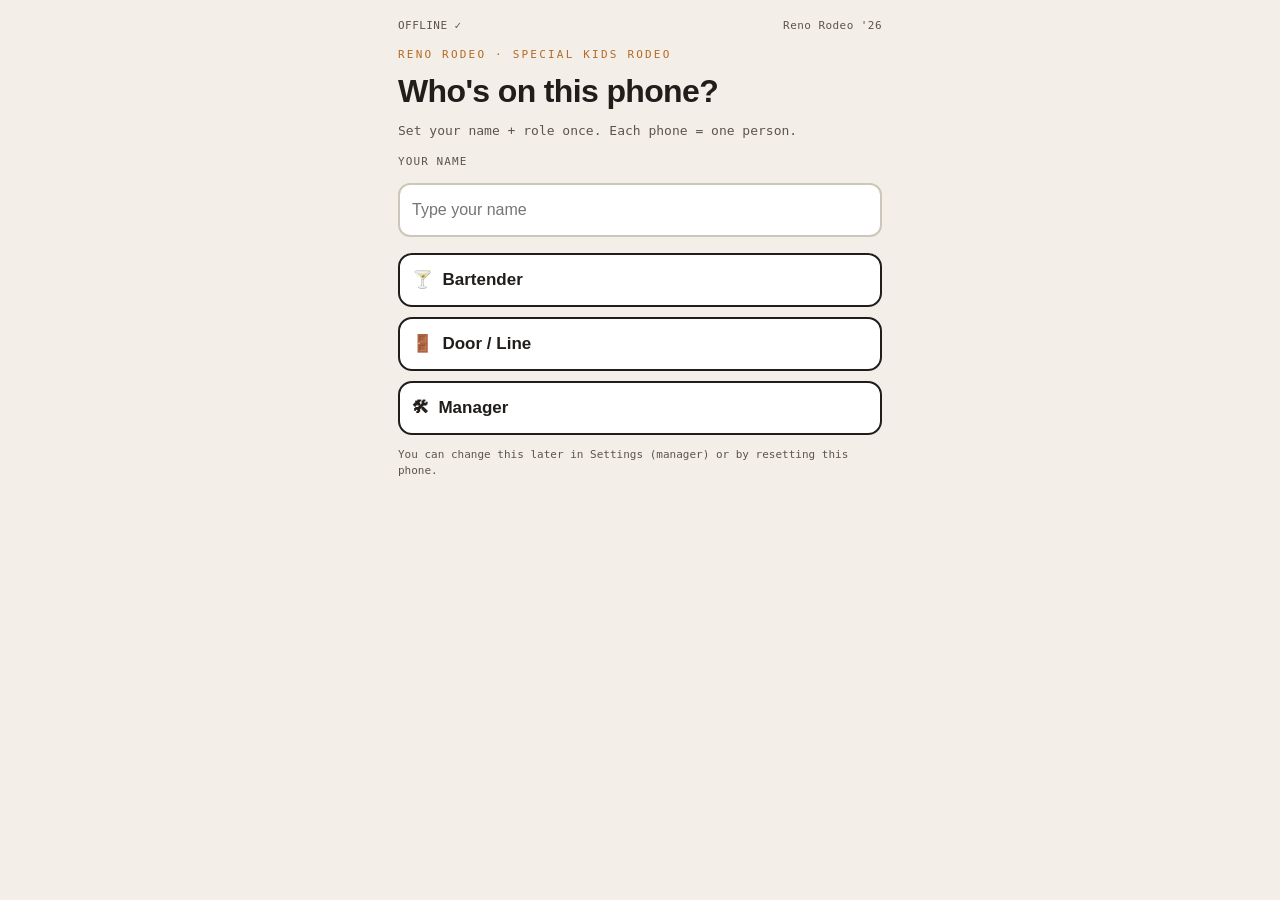
<file: index.html>
<!DOCTYPE html>
<html lang="en">
<head>
  <meta charset="UTF-8">
  <meta name="viewport" content="width=device-width, initial-scale=1, maximum-scale=1, viewport-fit=cover">
  <meta name="theme-color" content="#211d1a">
  <meta name="apple-mobile-web-app-capable" content="yes">
  <meta name="mobile-web-app-capable" content="yes">
  <meta name="apple-mobile-web-app-status-bar-style" content="black-translucent">
  <meta name="apple-mobile-web-app-title" content="Bar Count">
  <meta name="description" content="Offline bar counting, inventory, tips, and Fill the Boot tracking for the Reno Rodeo.">
  <link rel="manifest" href="manifest.webmanifest">
  <link rel="apple-touch-icon" href="icons/icon-192.png">
  <link rel="icon" href="icons/icon-192.png">
  <link rel="stylesheet" href="styles.css">
  <title>Bar Count + Fill the Boot</title>
</head>
<body>
  <main id="app" class="app">
    <section class="screen">
      <p class="eyebrow">Reno Rodeo · Special Kids Rodeo</p>
      <h1 class="h1">Bar Count <span class="amp">+</span> Fill the Boot</h1>
      <p class="muted">Loading…</p>
    </section>
  </main>
  <noscript><p style="padding:20px">This app needs JavaScript enabled.</p></noscript>

  <!-- Vendored locally — NO CDN. Loaded (classic) before the app module so the globals exist. -->
  <script src="lib/qrcode.js"></script>
  <script src="lib/jsqr.js"></script>
  <script src="lib/xlsx.min.js"></script>
  <script src="app.js" type="module"></script>
</body>
</html>
</file>
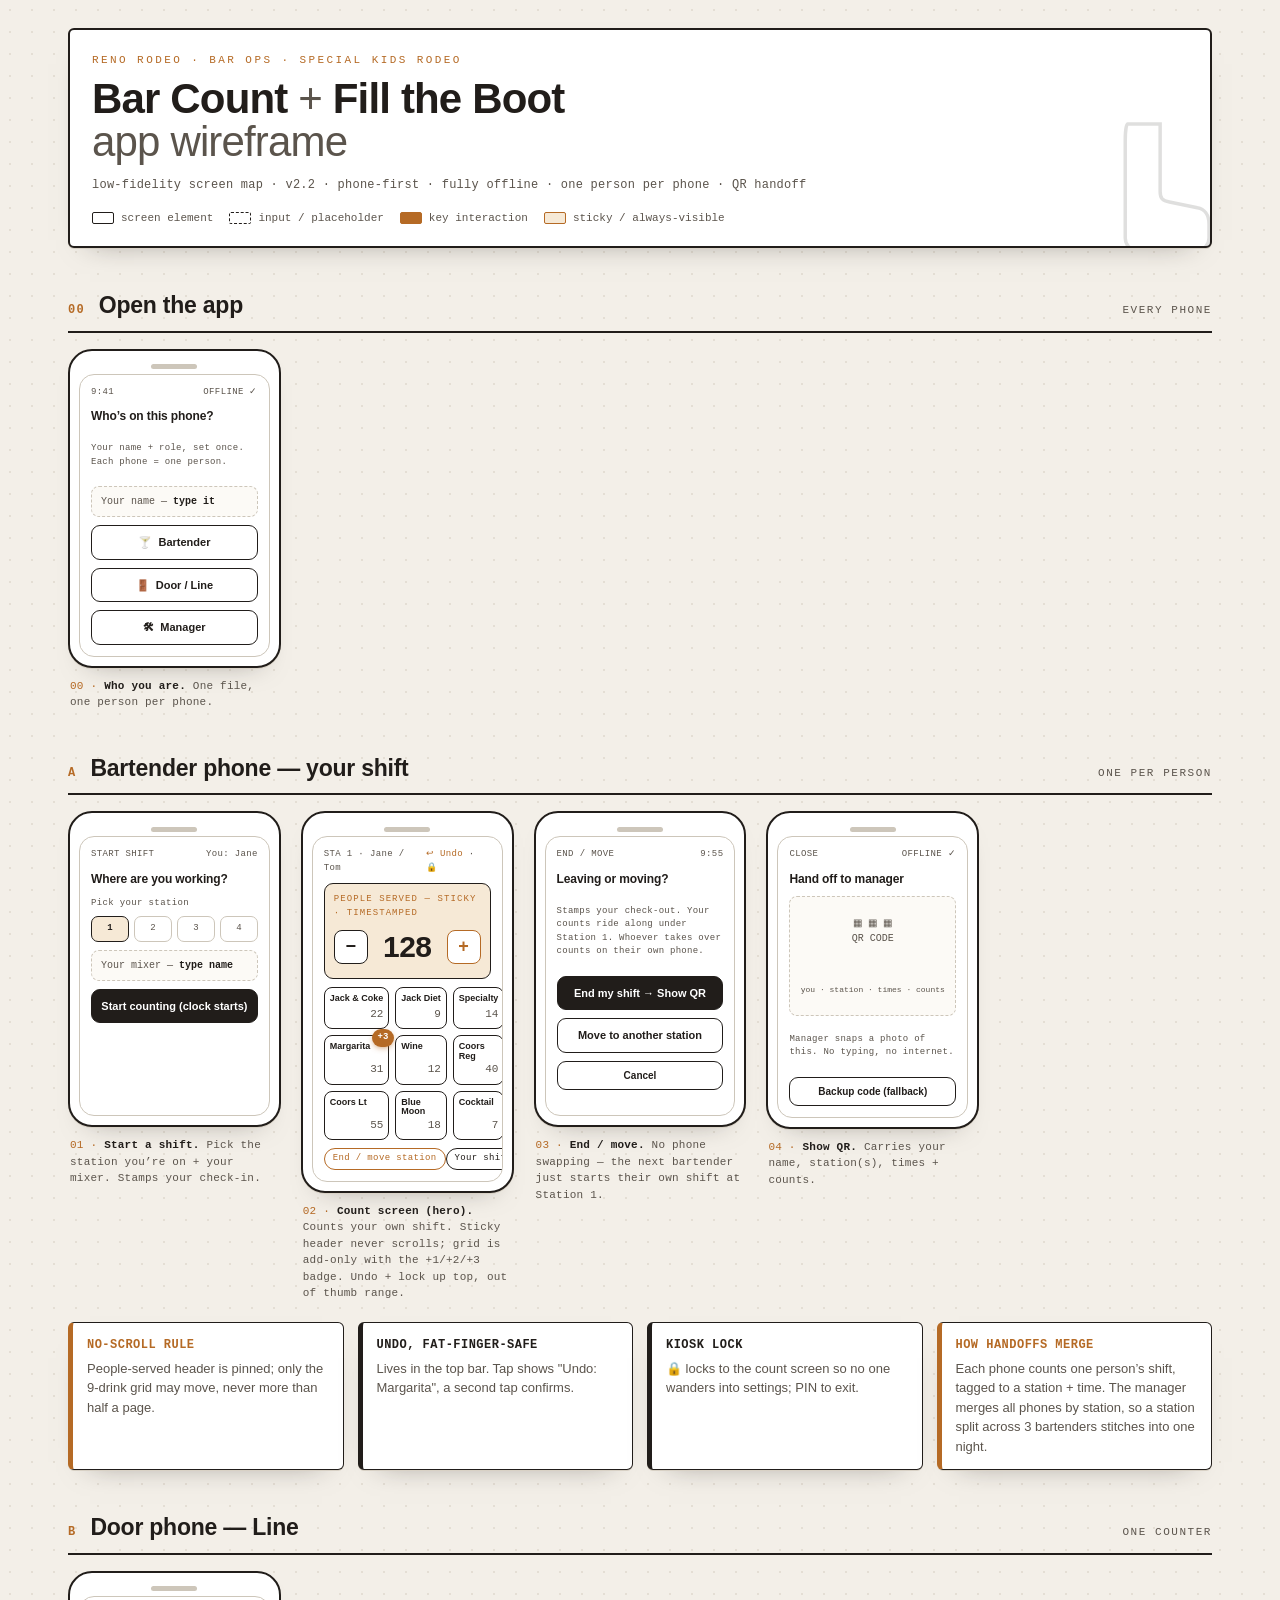
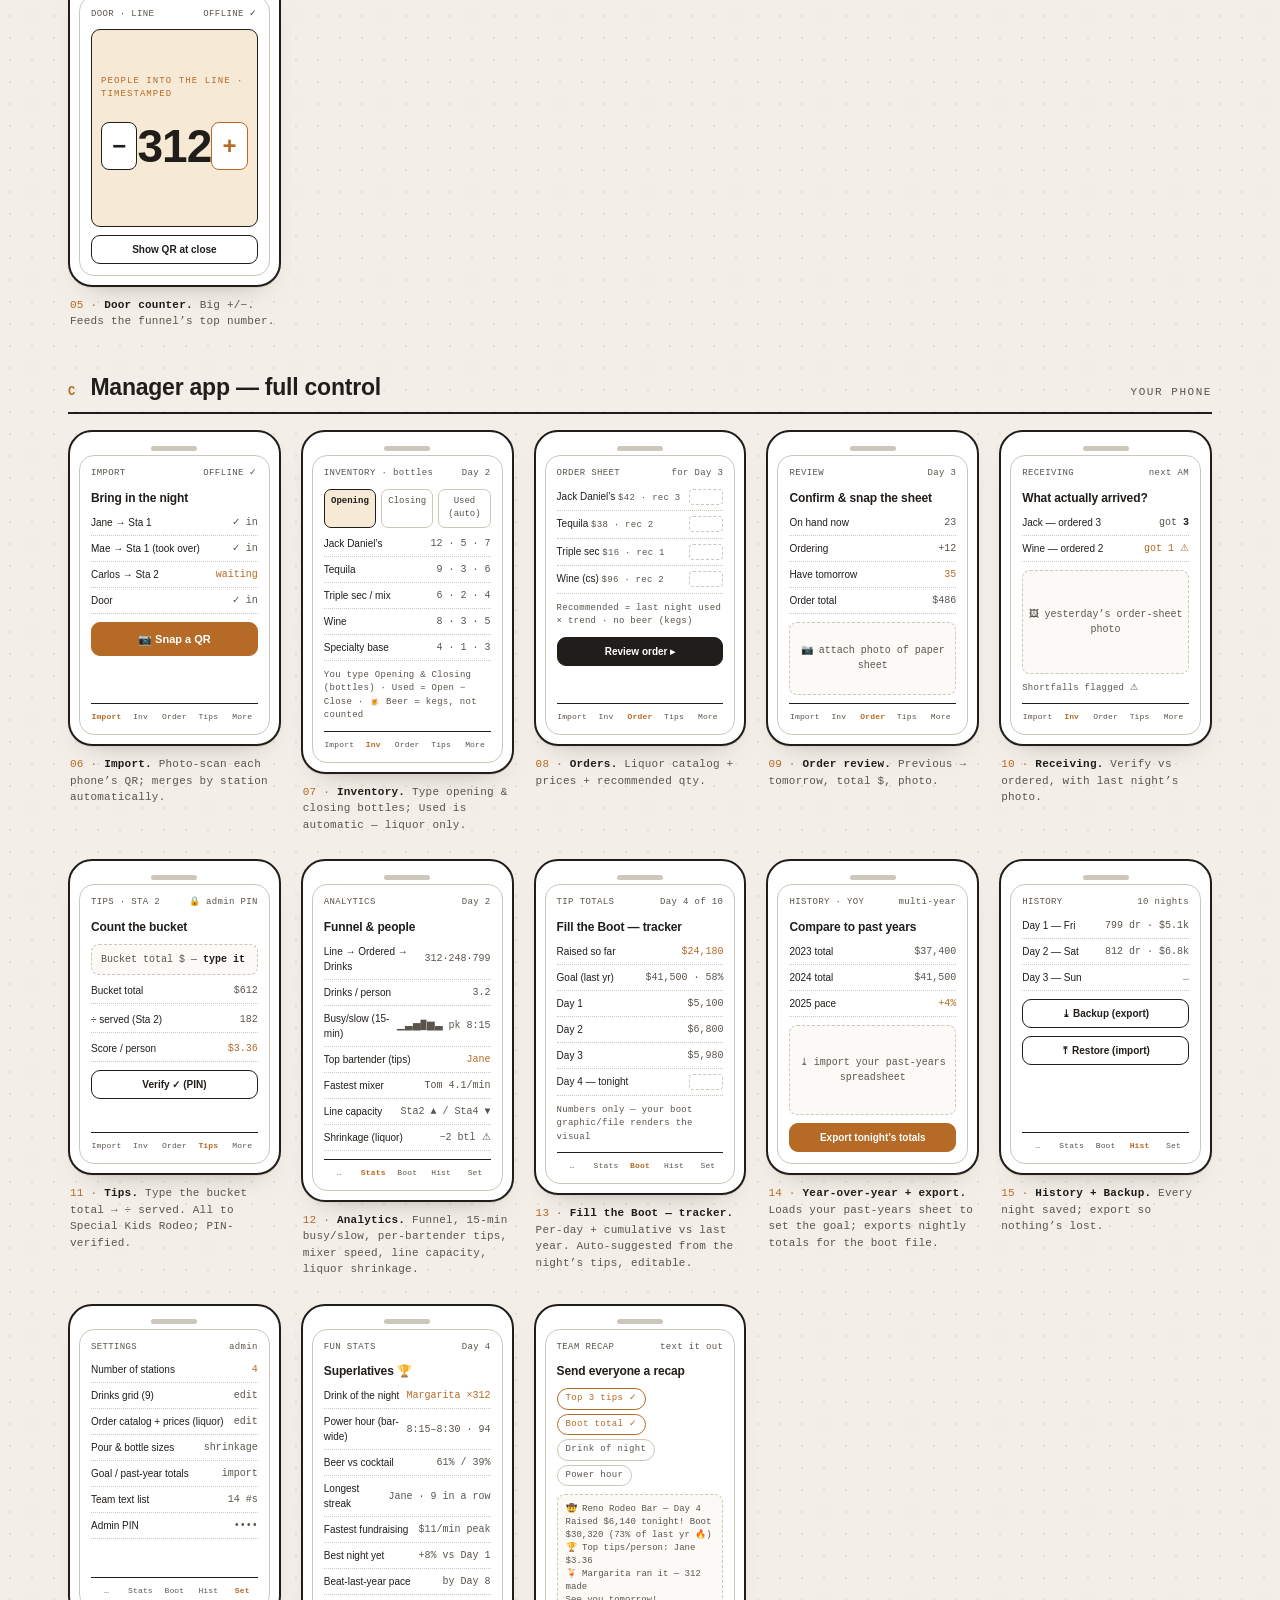
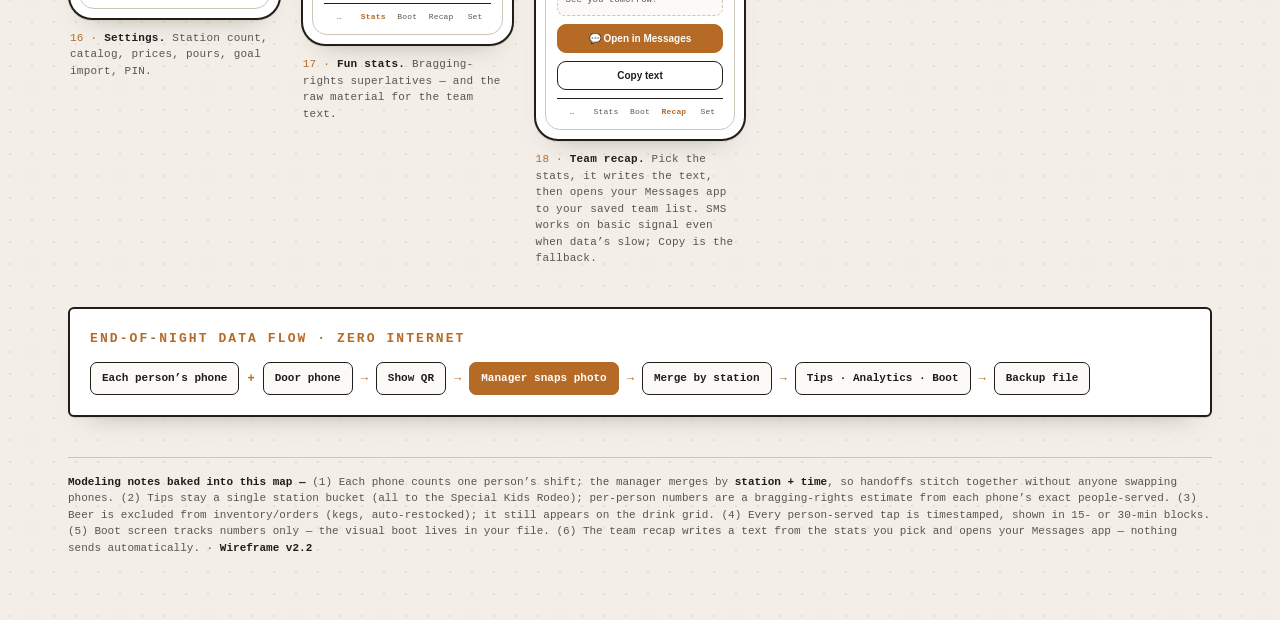
<file: reference/wireframe.html>
<!DOCTYPE html>
<html lang="en">
<head>
<meta charset="UTF-8">
<meta name="viewport" content="width=device-width, initial-scale=1.0">
<title>Bar Count + Fill the Boot — Wireframe v2</title>
<style>
  :root{
    --ink:#211d1a; --ink-2:#5b544c; --paper:#ffffff; --wash:#f3efe8;
    --line:#cdc6ba; --line-2:#e4ded4; --tan:#b56a25; --tan-wash:#f6e9d6;
    --shadow:0 1px 0 #d8d1c5, 0 14px 28px -22px rgba(33,29,26,.5);
    --mono:ui-monospace,"SF Mono",Menlo,Consolas,monospace;
    --sans:-apple-system,BlinkMacSystemFont,"Segoe UI",Roboto,Helvetica,Arial,sans-serif;
  }
  *{box-sizing:border-box}
  html{-webkit-text-size-adjust:100%}
  body{margin:0;background:var(--wash);color:var(--ink);font-family:var(--sans);line-height:1.5;
    background-image:radial-gradient(var(--line-2) 1px,transparent 1px);
    background-size:22px 22px;background-position:-1px -1px;}
  .wrap{max-width:1180px;margin:0 auto;padding:28px 18px 64px}
  .mast{border:2px solid var(--ink);background:var(--paper);box-shadow:var(--shadow);
    padding:22px 22px 20px;border-radius:6px;position:relative;overflow:hidden}
  .eyebrow{font-family:var(--mono);font-size:11px;letter-spacing:.22em;text-transform:uppercase;color:var(--tan);margin:0 0 8px}
  .mast h1{font-size:clamp(24px,5.4vw,42px);line-height:1.04;margin:0;letter-spacing:-.02em;font-weight:800}
  .mast h1 em{font-style:normal;color:var(--ink-2);font-weight:500}
  .mast .sub{font-family:var(--mono);font-size:12px;color:var(--ink-2);margin-top:12px;letter-spacing:.02em}
  .mast .boot{position:absolute;right:-6px;bottom:-10px;width:128px;height:auto;opacity:.14}
  @media(max-width:560px){.mast .boot{display:none}}
  .legend{display:flex;flex-wrap:wrap;gap:8px 16px;margin-top:16px;font-family:var(--mono);font-size:11px;color:var(--ink-2)}
  .legend span{display:inline-flex;align-items:center;gap:7px}
  .swatch{width:22px;height:12px;border:1.5px solid var(--ink);display:inline-block;border-radius:2px}
  .swatch.dash{border-style:dashed;background:var(--paper)}
  .swatch.fill{background:var(--tan);border-color:var(--tan)}
  .swatch.solid{background:var(--paper)}
  .band{margin-top:40px}
  .band-head{display:flex;align-items:baseline;gap:14px;margin:0 0 16px;border-bottom:2px solid var(--ink);padding-bottom:8px}
  .band-no{font-family:var(--mono);font-size:12px;color:var(--tan);font-weight:700;letter-spacing:.1em}
  .band-head h2{font-size:clamp(17px,3.4vw,23px);margin:0;font-weight:800;letter-spacing:-.01em}
  .band-head .who{margin-left:auto;font-family:var(--mono);font-size:11px;color:var(--ink-2);text-transform:uppercase;letter-spacing:.14em}
  .screens{display:grid;grid-template-columns:repeat(auto-fill,minmax(212px,1fr));gap:26px 20px;align-items:start}
  figure{margin:0}
  .phone{border:2px solid var(--ink);border-radius:24px;background:var(--paper);box-shadow:var(--shadow);padding:9px;transition:transform .18s ease}
  @media(hover:hover){.phone:hover{transform:translateY(-3px)}}
  .notch{height:14px;display:flex;justify-content:center;align-items:center}
  .notch::before{content:"";width:46px;height:5px;border-radius:4px;background:var(--line)}
  .scr{border:1px solid var(--line);border-radius:15px;background:var(--paper);min-height:280px;padding:11px;display:flex;flex-direction:column;gap:8px;overflow:hidden}
  .cap{margin:10px 2px 0;font-family:var(--mono);font-size:11px;color:var(--ink-2);letter-spacing:.02em}
  .cap b{color:var(--ink);font-weight:700}
  .cap .n{color:var(--tan)}
  .barx{display:flex;justify-content:space-between;align-items:center;font-family:var(--mono);font-size:9px;color:var(--ink-2);letter-spacing:.04em}
  .sticky{border:1.5px solid var(--ink);border-radius:9px;background:var(--tan-wash);padding:9px}
  .sticky .lbl{font-family:var(--mono);font-size:9px;letter-spacing:.12em;text-transform:uppercase;color:var(--tan)}
  .counter{display:flex;align-items:center;justify-content:space-between;margin-top:4px}
  .pm{width:34px;height:34px;border:1.6px solid var(--ink);border-radius:8px;display:grid;place-items:center;font-weight:800;font-size:18px;background:var(--paper)}
  .bignum{font-size:30px;font-weight:800;letter-spacing:-.02em}
  .chip{font-family:var(--mono);font-size:9px;border:1.4px solid var(--line);border-radius:20px;padding:3px 8px;color:var(--ink-2);background:var(--paper);white-space:nowrap}
  .chip.k{border-color:var(--ink);color:var(--ink)}
  .chip.tan{border-color:var(--tan);color:var(--tan)}
  .lead{font-family:var(--mono);font-size:9px;color:var(--ink-2);letter-spacing:.04em;margin:1px 0 -2px}
  .g9{display:grid;grid-template-columns:repeat(3,1fr);gap:6px;flex:1}
  .cell{border:1.4px solid var(--ink);border-radius:8px;background:var(--paper);position:relative;display:flex;flex-direction:column;justify-content:space-between;padding:6px 5px;min-height:42px}
  .cell .dn{font-size:9px;font-weight:700;line-height:1.05}
  .cell .ct{font-family:var(--mono);font-size:11px;color:var(--ink-2);align-self:flex-end}
  .cell .badge{position:absolute;top:-7px;right:-6px;background:var(--tan);color:#fff;font-family:var(--mono);font-weight:700;font-size:9px;border-radius:9px;padding:2px 6px;box-shadow:0 2px 6px -2px rgba(181,106,37,.8)}
  .btn{border:1.6px solid var(--ink);border-radius:9px;padding:8px;text-align:center;font-weight:700;font-size:11px;background:var(--paper)}
  .btn.go{background:var(--ink);color:#fff}
  .btn.tan{background:var(--tan);border-color:var(--tan);color:#fff}
  .btn.sm{font-size:10px;padding:6px}
  .field{border:1.4px dashed var(--line);border-radius:8px;padding:7px 9px;font-family:var(--mono);font-size:10px;color:var(--ink-2);background:#fcfaf6}
  .field b{color:var(--ink)}
  .seg{display:flex;gap:5px}
  .seg .s{flex:1;border:1.4px solid var(--line);border-radius:7px;text-align:center;font-size:9px;padding:5px 2px;font-family:var(--mono);color:var(--ink-2)}
  .seg .s.on{border-color:var(--ink);color:var(--ink);font-weight:700;background:var(--tan-wash)}
  .rows{display:flex;flex-direction:column;gap:5px}
  .lrow{display:flex;justify-content:space-between;align-items:center;border-bottom:1px dotted var(--line);padding-bottom:5px;font-size:10px;gap:6px}
  .lrow .v{font-family:var(--mono);color:var(--ink-2);white-space:nowrap}
  .lrow .box{width:34px;height:16px;border:1.3px dashed var(--line);border-radius:4px;flex:none}
  .ph{flex:1;border:1.4px dashed var(--line);border-radius:8px;background:#fcfaf6;display:grid;place-items:center;font-family:var(--mono);font-size:10px;color:var(--ink-2);min-height:54px;text-align:center}
  .tabbar{display:flex;gap:3px;border-top:1.5px solid var(--ink);padding-top:7px;margin-top:auto}
  .tabbar .t{flex:1;text-align:center;font-family:var(--mono);font-size:8px;color:var(--ink-2);letter-spacing:.02em}
  .tabbar .t.on{color:var(--tan);font-weight:700}
  .title-sm{font-weight:800;font-size:12px;letter-spacing:-.01em}
  .mut{font-family:var(--mono);font-size:9px;color:var(--ink-2);letter-spacing:.03em}
  .notes{display:grid;grid-template-columns:repeat(auto-fit,minmax(220px,1fr));gap:14px;margin-top:20px}
  .note{border:1.5px solid var(--ink);border-left-width:5px;border-radius:6px;background:var(--paper);padding:13px 14px;box-shadow:var(--shadow)}
  .note h4{margin:0 0 5px;font-size:12px;font-family:var(--mono);letter-spacing:.04em;text-transform:uppercase}
  .note p{margin:0;font-size:13px;color:var(--ink-2)}
  .note.k{border-left-color:var(--tan)}
  .note.k h4{color:var(--tan)}
  .flow{border:2px solid var(--ink);border-radius:6px;background:var(--paper);box-shadow:var(--shadow);margin-top:40px;padding:20px}
  .flow h3{margin:0 0 14px;font-size:13px;font-family:var(--mono);letter-spacing:.16em;text-transform:uppercase;color:var(--tan)}
  .flowline{display:flex;flex-wrap:wrap;align-items:center;gap:8px;font-family:var(--mono);font-size:12px}
  .node{border:1.5px solid var(--ink);border-radius:7px;padding:7px 11px;background:#fcfaf6;font-weight:700;font-size:11px}
  .node.tan{background:var(--tan);color:#fff;border-color:var(--tan)}
  .arr{color:var(--tan);font-weight:800}
  footer{margin-top:40px;font-family:var(--mono);font-size:11px;color:var(--ink-2);border-top:1px solid var(--line);padding-top:16px}
  footer b{color:var(--ink)}
  @media (prefers-reduced-motion: reduce){.phone{transition:none}}
</style>
</head>
<body>
<div class="wrap">

  <header class="mast">
    <p class="eyebrow">Reno Rodeo · Bar Ops · Special Kids Rodeo</p>
    <h1>Bar Count <em>+</em> Fill the Boot<br><em>app wireframe</em></h1>
    <p class="sub">low-fidelity screen map · v2.2 · phone-first · fully offline · one person per phone · QR handoff</p>
    <div class="legend">
      <span><i class="swatch solid"></i> screen element</span>
      <span><i class="swatch dash"></i> input / placeholder</span>
      <span><i class="swatch fill"></i> key interaction</span>
      <span><i class="swatch" style="background:var(--tan-wash);border-color:var(--tan)"></i> sticky / always-visible</span>
    </div>
    <svg class="boot" viewBox="0 0 110 120" aria-hidden="true"><path d="M34 6 H62 V64 C62 70 64 72 70 73 L94 78 C100 79 104 84 104 92 V104 C104 110 100 114 94 114 H42 C36 114 32 110 32 104 V20 C32 12 33 6 34 6 Z" fill="none" stroke="var(--ink)" stroke-width="3"/></svg>
  </header>

  <!-- 0 -->
  <section class="band">
    <div class="band-head"><span class="band-no">00</span><h2>Open the app</h2><span class="who">Every phone</span></div>
    <div class="screens">
      <figure>
        <div class="phone"><div class="notch"></div><div class="scr">
          <div class="barx"><span>9:41</span><span>OFFLINE ✓</span></div>
          <div class="title-sm">Who’s on this phone?</div>
          <p class="mut">Your name + role, set once. Each phone = one person.</p>
          <div class="field">Your name — <b>type it</b></div>
          <div class="btn">🍸 &nbsp;Bartender</div>
          <div class="btn">🚪 &nbsp;Door / Line</div>
          <div class="btn">🛠 &nbsp;Manager</div>
        </div></div>
        <figcaption class="cap"><span class="n">00 ·</span> <b>Who you are.</b> One file, one person per phone.</figcaption>
      </figure>
    </div>
  </section>

  <!-- A -->
  <section class="band">
    <div class="band-head"><span class="band-no">A</span><h2>Bartender phone — your shift</h2><span class="who">One per person</span></div>
    <div class="screens">

      <figure>
        <div class="phone"><div class="notch"></div><div class="scr">
          <div class="barx"><span>START SHIFT</span><span>You: Jane</span></div>
          <div class="title-sm">Where are you working?</div>
          <p class="lead">Pick your station</p>
          <div class="seg"><div class="s on">1</div><div class="s">2</div><div class="s">3</div><div class="s">4</div></div>
          <div class="field">Your mixer — <b>type name</b></div>
          <div class="btn go">Start counting (clock starts)</div>
        </div></div>
        <figcaption class="cap"><span class="n">01 ·</span> <b>Start a shift.</b> Pick the station you’re on + your mixer. Stamps your check-in.</figcaption>
      </figure>

      <figure>
        <div class="phone"><div class="notch"></div><div class="scr">
          <div class="barx"><span>STA 1 · Jane / Tom</span><span><span style="color:var(--tan)">↩ Undo</span> · 🔒</span></div>
          <div class="sticky">
            <div class="lbl">People served — sticky · timestamped</div>
            <div class="counter"><div class="pm">−</div><div class="bignum">128</div><div class="pm" style="border-color:var(--tan);color:var(--tan)">+</div></div>
          </div>
          <div class="g9">
            <div class="cell"><span class="dn">Jack&nbsp;&&nbsp;Coke</span><span class="ct">22</span></div>
            <div class="cell"><span class="dn">Jack&nbsp;Diet</span><span class="ct">9</span></div>
            <div class="cell"><span class="dn">Specialty</span><span class="ct">14</span></div>
            <div class="cell"><span class="badge">+3</span><span class="dn">Margarita</span><span class="ct">31</span></div>
            <div class="cell"><span class="dn">Wine</span><span class="ct">12</span></div>
            <div class="cell"><span class="dn">Coors Reg</span><span class="ct">40</span></div>
            <div class="cell"><span class="dn">Coors Lt</span><span class="ct">55</span></div>
            <div class="cell"><span class="dn">Blue Moon</span><span class="ct">18</span></div>
            <div class="cell"><span class="dn">Cocktail</span><span class="ct">7</span></div>
          </div>
          <div class="barx"><span class="chip tan">End / move station</span><span class="chip k">Your shift ▸</span><span class="chip">Show QR</span></div>
        </div></div>
        <figcaption class="cap"><span class="n">02 ·</span> <b>Count screen (hero).</b> Counts your own shift. Sticky header never scrolls; grid is add-only with the +1/+2/+3 badge. Undo + lock up top, out of thumb range.</figcaption>
      </figure>

      <figure>
        <div class="phone"><div class="notch"></div><div class="scr">
          <div class="barx"><span>END / MOVE</span><span>9:55</span></div>
          <div class="title-sm">Leaving or moving?</div>
          <p class="mut">Stamps your check-out. Your counts ride along under Station 1. Whoever takes over counts on their own phone.</p>
          <div class="btn go">End my shift → Show QR</div>
          <div class="btn">Move to another station</div>
          <div class="btn sm">Cancel</div>
        </div></div>
        <figcaption class="cap"><span class="n">03 ·</span> <b>End / move.</b> No phone swapping — the next bartender just starts their own shift at Station 1.</figcaption>
      </figure>

      <figure>
        <div class="phone"><div class="notch"></div><div class="scr">
          <div class="barx"><span>CLOSE</span><span>OFFLINE ✓</span></div>
          <div class="title-sm">Hand off to manager</div>
          <div class="ph" style="min-height:120px">▦ ▦ ▦<br>QR CODE<br><span style="font-size:8px">you · station · times · counts</span></div>
          <p class="mut">Manager snaps a photo of this. No typing, no internet.</p>
          <div class="btn sm">Backup code (fallback)</div>
        </div></div>
        <figcaption class="cap"><span class="n">04 ·</span> <b>Show QR.</b> Carries your name, station(s), times + counts.</figcaption>
      </figure>

    </div>
    <div class="notes">
      <div class="note k"><h4>No-scroll rule</h4><p>People-served header is pinned; only the 9-drink grid may move, never more than half a page.</p></div>
      <div class="note"><h4>Undo, fat-finger-safe</h4><p>Lives in the top bar. Tap shows "Undo: Margarita", a second tap confirms.</p></div>
      <div class="note"><h4>Kiosk lock</h4><p>🔒 locks to the count screen so no one wanders into settings; PIN to exit.</p></div>
      <div class="note k"><h4>How handoffs merge</h4><p>Each phone counts one person’s shift, tagged to a station + time. The manager merges all phones by station, so a station split across 3 bartenders stitches into one night.</p></div>
    </div>
  </section>

  <!-- B -->
  <section class="band">
    <div class="band-head"><span class="band-no">B</span><h2>Door phone — Line</h2><span class="who">One counter</span></div>
    <div class="screens">
      <figure>
        <div class="phone"><div class="notch"></div><div class="scr">
          <div class="barx"><span>DOOR · LINE</span><span>OFFLINE ✓</span></div>
          <div class="sticky" style="flex:1;display:flex;flex-direction:column;justify-content:center">
            <div class="lbl">People into the line · timestamped</div>
            <div class="counter" style="margin-top:10px"><div class="pm" style="width:48px;height:48px;font-size:24px">−</div><div class="bignum" style="font-size:46px">312</div><div class="pm" style="width:48px;height:48px;font-size:24px;border-color:var(--tan);color:var(--tan)">+</div></div>
          </div>
          <div class="btn sm">Show QR at close</div>
        </div></div>
        <figcaption class="cap"><span class="n">05 ·</span> <b>Door counter.</b> Big +/−. Feeds the funnel’s top number.</figcaption>
      </figure>
    </div>
  </section>

  <!-- C -->
  <section class="band">
    <div class="band-head"><span class="band-no">C</span><h2>Manager app — full control</h2><span class="who">Your phone</span></div>
    <div class="screens">

      <figure>
        <div class="phone"><div class="notch"></div><div class="scr">
          <div class="barx"><span>IMPORT</span><span>OFFLINE ✓</span></div>
          <div class="title-sm">Bring in the night</div>
          <div class="rows">
            <div class="lrow"><span>Jane → Sta 1</span><span class="v">✓ in</span></div>
            <div class="lrow"><span>Mae → Sta 1 (took over)</span><span class="v">✓ in</span></div>
            <div class="lrow"><span>Carlos → Sta 2</span><span class="v" style="color:var(--tan)">waiting</span></div>
            <div class="lrow"><span>Door</span><span class="v">✓ in</span></div>
          </div>
          <div class="btn tan">📷 Snap a QR</div>
          <div class="tabbar"><span class="t on">Import</span><span class="t">Inv</span><span class="t">Order</span><span class="t">Tips</span><span class="t">More</span></div>
        </div></div>
        <figcaption class="cap"><span class="n">06 ·</span> <b>Import.</b> Photo-scan each phone’s QR; merges by station automatically.</figcaption>
      </figure>

      <figure>
        <div class="phone"><div class="notch"></div><div class="scr">
          <div class="barx"><span>INVENTORY · bottles</span><span>Day 2</span></div>
          <div class="seg"><div class="s on">Opening</div><div class="s">Closing</div><div class="s">Used (auto)</div></div>
          <div class="rows">
            <div class="lrow"><span>Jack Daniel’s</span><span class="v">12 · 5 · 7</span></div>
            <div class="lrow"><span>Tequila</span><span class="v">9 · 3 · 6</span></div>
            <div class="lrow"><span>Triple sec / mix</span><span class="v">6 · 2 · 4</span></div>
            <div class="lrow"><span>Wine</span><span class="v">8 · 3 · 5</span></div>
            <div class="lrow"><span>Specialty base</span><span class="v">4 · 1 · 3</span></div>
          </div>
          <div class="mut">You type Opening & Closing (bottles) · Used = Open − Close · 🍺 Beer = kegs, not counted</div>
          <div class="tabbar"><span class="t">Import</span><span class="t on">Inv</span><span class="t">Order</span><span class="t">Tips</span><span class="t">More</span></div>
        </div></div>
        <figcaption class="cap"><span class="n">07 ·</span> <b>Inventory.</b> Type opening & closing bottles; Used is automatic — liquor only.</figcaption>
      </figure>

      <figure>
        <div class="phone"><div class="notch"></div><div class="scr">
          <div class="barx"><span>ORDER SHEET</span><span>for Day 3</span></div>
          <div class="rows">
            <div class="lrow"><span>Jack Daniel’s <span class="mut">$42 · rec 3</span></span><div class="box"></div></div>
            <div class="lrow"><span>Tequila <span class="mut">$38 · rec 2</span></span><div class="box"></div></div>
            <div class="lrow"><span>Triple sec <span class="mut">$16 · rec 1</span></span><div class="box"></div></div>
            <div class="lrow"><span>Wine (cs) <span class="mut">$96 · rec 2</span></span><div class="box"></div></div>
          </div>
          <div class="mut">Recommended = last night used × trend · no beer (kegs)</div>
          <div class="btn go sm">Review order ▸</div>
          <div class="tabbar"><span class="t">Import</span><span class="t">Inv</span><span class="t on">Order</span><span class="t">Tips</span><span class="t">More</span></div>
        </div></div>
        <figcaption class="cap"><span class="n">08 ·</span> <b>Orders.</b> Liquor catalog + prices + recommended qty.</figcaption>
      </figure>

      <figure>
        <div class="phone"><div class="notch"></div><div class="scr">
          <div class="barx"><span>REVIEW</span><span>Day 3</span></div>
          <div class="title-sm">Confirm & snap the sheet</div>
          <div class="rows">
            <div class="lrow"><span>On hand now</span><span class="v">23</span></div>
            <div class="lrow"><span>Ordering</span><span class="v">+12</span></div>
            <div class="lrow"><span>Have tomorrow</span><span class="v" style="color:var(--tan)">35</span></div>
            <div class="lrow"><span>Order total</span><span class="v">$486</span></div>
          </div>
          <div class="ph">📷 attach photo of paper sheet</div>
          <div class="tabbar"><span class="t">Import</span><span class="t">Inv</span><span class="t on">Order</span><span class="t">Tips</span><span class="t">More</span></div>
        </div></div>
        <figcaption class="cap"><span class="n">09 ·</span> <b>Order review.</b> Previous → tomorrow, total $, photo.</figcaption>
      </figure>

      <figure>
        <div class="phone"><div class="notch"></div><div class="scr">
          <div class="barx"><span>RECEIVING</span><span>next AM</span></div>
          <div class="title-sm">What actually arrived?</div>
          <div class="rows">
            <div class="lrow"><span>Jack — ordered 3</span><span class="v">got <b style="color:var(--ink)">3</b></span></div>
            <div class="lrow"><span>Wine — ordered 2</span><span class="v" style="color:var(--tan)">got 1 ⚠</span></div>
          </div>
          <div class="ph">🖼 yesterday’s order-sheet photo</div>
          <div class="mut">Shortfalls flagged ⚠</div>
          <div class="tabbar"><span class="t">Import</span><span class="t on">Inv</span><span class="t">Order</span><span class="t">Tips</span><span class="t">More</span></div>
        </div></div>
        <figcaption class="cap"><span class="n">10 ·</span> <b>Receiving.</b> Verify vs ordered, with last night’s photo.</figcaption>
      </figure>

      <figure>
        <div class="phone"><div class="notch"></div><div class="scr">
          <div class="barx"><span>TIPS · STA 2</span><span>🔒 admin PIN</span></div>
          <div class="title-sm">Count the bucket</div>
          <div class="field">Bucket total $ — <b>type it</b></div>
          <div class="lrow"><span>Bucket total</span><span class="v">$612</span></div>
          <div class="lrow"><span>÷ served (Sta 2)</span><span class="v">182</span></div>
          <div class="lrow"><span>Score / person</span><span class="v" style="color:var(--tan)">$3.36</span></div>
          <div class="btn sm">Verify ✓ (PIN)</div>
          <div class="tabbar"><span class="t">Import</span><span class="t">Inv</span><span class="t">Order</span><span class="t on">Tips</span><span class="t">More</span></div>
        </div></div>
        <figcaption class="cap"><span class="n">11 ·</span> <b>Tips.</b> Type the bucket total → ÷ served. All to Special Kids Rodeo; PIN-verified.</figcaption>
      </figure>

      <figure>
        <div class="phone"><div class="notch"></div><div class="scr">
          <div class="barx"><span>ANALYTICS</span><span>Day 2</span></div>
          <div class="title-sm">Funnel & people</div>
          <div class="rows">
            <div class="lrow"><span>Line → Ordered → Drinks</span><span class="v">312·248·799</span></div>
            <div class="lrow"><span>Drinks / person</span><span class="v">3.2</span></div>
            <div class="lrow"><span>Busy/slow (15-min)</span><span class="v">▁▃▅█▆▃ pk 8:15</span></div>
            <div class="lrow"><span>Top bartender (tips)</span><span class="v" style="color:var(--tan)">Jane</span></div>
            <div class="lrow"><span>Fastest mixer</span><span class="v">Tom 4.1/min</span></div>
            <div class="lrow"><span>Line capacity</span><span class="v">Sta2 ▲ / Sta4 ▼</span></div>
            <div class="lrow"><span>Shrinkage (liquor)</span><span class="v">−2 btl ⚠</span></div>
          </div>
          <div class="tabbar"><span class="t">…</span><span class="t on">Stats</span><span class="t">Boot</span><span class="t">Hist</span><span class="t">Set</span></div>
        </div></div>
        <figcaption class="cap"><span class="n">12 ·</span> <b>Analytics.</b> Funnel, 15-min busy/slow, per-bartender tips, mixer speed, line capacity, liquor shrinkage.</figcaption>
      </figure>

      <figure>
        <div class="phone"><div class="notch"></div><div class="scr">
          <div class="barx"><span>TIP TOTALS</span><span>Day 4 of 10</span></div>
          <div class="title-sm">Fill the Boot — tracker</div>
          <div class="rows">
            <div class="lrow"><span>Raised so far</span><span class="v" style="color:var(--tan)">$24,180</span></div>
            <div class="lrow"><span>Goal (last yr)</span><span class="v">$41,500 · 58%</span></div>
            <div class="lrow"><span>Day 1</span><span class="v">$5,100</span></div>
            <div class="lrow"><span>Day 2</span><span class="v">$6,800</span></div>
            <div class="lrow"><span>Day 3</span><span class="v">$5,980</span></div>
            <div class="lrow"><span>Day 4 — tonight</span><div class="box"></div></div>
          </div>
          <div class="mut">Numbers only — your boot graphic/file renders the visual</div>
          <div class="tabbar"><span class="t">…</span><span class="t">Stats</span><span class="t on">Boot</span><span class="t">Hist</span><span class="t">Set</span></div>
        </div></div>
        <figcaption class="cap"><span class="n">13 ·</span> <b>Fill the Boot — tracker.</b> Per-day + cumulative vs last year. Auto-suggested from the night’s tips, editable.</figcaption>
      </figure>

      <figure>
        <div class="phone"><div class="notch"></div><div class="scr">
          <div class="barx"><span>HISTORY · YOY</span><span>multi-year</span></div>
          <div class="title-sm">Compare to past years</div>
          <div class="rows">
            <div class="lrow"><span>2023 total</span><span class="v">$37,400</span></div>
            <div class="lrow"><span>2024 total</span><span class="v">$41,500</span></div>
            <div class="lrow"><span>2025 pace</span><span class="v" style="color:var(--tan)">+4%</span></div>
          </div>
          <div class="ph">⤓ import your past-years spreadsheet</div>
          <div class="btn tan sm">Export tonight’s totals</div>
        </div></div>
        <figcaption class="cap"><span class="n">14 ·</span> <b>Year-over-year + export.</b> Loads your past-years sheet to set the goal; exports nightly totals for the boot file.</figcaption>
      </figure>

      <figure>
        <div class="phone"><div class="notch"></div><div class="scr">
          <div class="barx"><span>HISTORY</span><span>10 nights</span></div>
          <div class="rows">
            <div class="lrow"><span>Day 1 — Fri</span><span class="v">799 dr · $5.1k</span></div>
            <div class="lrow"><span>Day 2 — Sat</span><span class="v">812 dr · $6.8k</span></div>
            <div class="lrow"><span>Day 3 — Sun</span><span class="v">…</span></div>
          </div>
          <div class="btn sm">⤓ Backup (export)</div>
          <div class="btn sm">⤒ Restore (import)</div>
          <div class="tabbar"><span class="t">…</span><span class="t">Stats</span><span class="t">Boot</span><span class="t on">Hist</span><span class="t">Set</span></div>
        </div></div>
        <figcaption class="cap"><span class="n">15 ·</span> <b>History + Backup.</b> Every night saved; export so nothing’s lost.</figcaption>
      </figure>

      <figure>
        <div class="phone"><div class="notch"></div><div class="scr">
          <div class="barx"><span>SETTINGS</span><span>admin</span></div>
          <div class="rows">
            <div class="lrow"><span>Number of stations</span><span class="v" style="color:var(--tan)">4</span></div>
            <div class="lrow"><span>Drinks grid (9)</span><span class="v">edit</span></div>
            <div class="lrow"><span>Order catalog + prices (liquor)</span><span class="v">edit</span></div>
            <div class="lrow"><span>Pour & bottle sizes</span><span class="v">shrinkage</span></div>
            <div class="lrow"><span>Goal / past-year totals</span><span class="v">import</span></div>
            <div class="lrow"><span>Team text list</span><span class="v">14 #s</span></div>
            <div class="lrow"><span>Admin PIN</span><span class="v">••••</span></div>
          </div>
          <div class="tabbar"><span class="t">…</span><span class="t">Stats</span><span class="t">Boot</span><span class="t">Hist</span><span class="t on">Set</span></div>
        </div></div>
        <figcaption class="cap"><span class="n">16 ·</span> <b>Settings.</b> Station count, catalog, prices, pours, goal import, PIN.</figcaption>
      </figure>

      <figure>
        <div class="phone"><div class="notch"></div><div class="scr">
          <div class="barx"><span>FUN STATS</span><span>Day 4</span></div>
          <div class="title-sm">Superlatives 🏆</div>
          <div class="rows">
            <div class="lrow"><span>Drink of the night</span><span class="v" style="color:var(--tan)">Margarita ×312</span></div>
            <div class="lrow"><span>Power hour (bar-wide)</span><span class="v">8:15–8:30 · 94</span></div>
            <div class="lrow"><span>Beer vs cocktail</span><span class="v">61% / 39%</span></div>
            <div class="lrow"><span>Longest streak</span><span class="v">Jane · 9 in a row</span></div>
            <div class="lrow"><span>Fastest fundraising</span><span class="v">$11/min peak</span></div>
            <div class="lrow"><span>Best night yet</span><span class="v">+8% vs Day 1</span></div>
            <div class="lrow"><span>Beat-last-year pace</span><span class="v">by Day 8</span></div>
          </div>
          <div class="tabbar"><span class="t">…</span><span class="t on">Stats</span><span class="t">Boot</span><span class="t">Recap</span><span class="t">Set</span></div>
        </div></div>
        <figcaption class="cap"><span class="n">17 ·</span> <b>Fun stats.</b> Bragging-rights superlatives — and the raw material for the team text.</figcaption>
      </figure>

      <figure>
        <div class="phone"><div class="notch"></div><div class="scr">
          <div class="barx"><span>TEAM RECAP</span><span>text it out</span></div>
          <div class="title-sm">Send everyone a recap</div>
          <div class="barx" style="flex-wrap:wrap;gap:4px"><span class="chip tan">Top 3 tips ✓</span><span class="chip tan">Boot total ✓</span><span class="chip">Drink of night</span><span class="chip">Power hour</span></div>
          <div class="ph" style="display:block;text-align:left;padding:8px;font-size:9px;line-height:1.45">🤠 Reno Rodeo Bar — Day 4<br>Raised $6,140 tonight! Boot $30,320 (73% of last yr 🔥)<br>🏆 Top tips/person: Jane $3.36<br>🍹 Margarita ran it — 312 made<br>See you tomorrow!</div>
          <div class="btn tan sm">💬 Open in Messages</div>
          <div class="btn sm">Copy text</div>
          <div class="tabbar"><span class="t">…</span><span class="t">Stats</span><span class="t">Boot</span><span class="t on">Recap</span><span class="t">Set</span></div>
        </div></div>
        <figcaption class="cap"><span class="n">18 ·</span> <b>Team recap.</b> Pick the stats, it writes the text, then opens your Messages app to your saved team list. SMS works on basic signal even when data’s slow; Copy is the fallback.</figcaption>
      </figure>

    </div>
  </section>

  <section class="flow">
    <h3>End-of-night data flow · zero internet</h3>
    <div class="flowline">
      <span class="node">Each person’s phone</span><span class="arr">+</span><span class="node">Door phone</span>
      <span class="arr">→</span><span class="node">Show QR</span>
      <span class="arr">→</span><span class="node tan">Manager snaps photo</span>
      <span class="arr">→</span><span class="node">Merge by station</span>
      <span class="arr">→</span><span class="node">Tips · Analytics · Boot</span>
      <span class="arr">→</span><span class="node">Backup file</span>
    </div>
  </section>

  <footer>
    <b>Modeling notes baked into this map —</b> (1) Each phone counts one person’s shift; the manager merges by <b>station + time</b>, so handoffs stitch together without anyone swapping phones. (2) Tips stay a single station bucket (all to the Special Kids Rodeo); per-person numbers are a bragging-rights estimate from each phone’s exact people-served. (3) Beer is excluded from inventory/orders (kegs, auto-restocked); it still appears on the drink grid. (4) Every person-served tap is timestamped, shown in 15- or 30-min blocks. (5) Boot screen tracks numbers only — the visual boot lives in your file. (6) The team recap writes a text from the stats you pick and opens your Messages app — nothing sends automatically. · <b>Wireframe v2.2</b>
  </footer>

</div>
</body>
</html>
</file>
<file: styles.css>
/* ============================================================================
 * Bar Count + Fill the Boot — styles
 * Design tokens: warm ink + saddle-tan accent, mono for labels. Phone-first.
 * ========================================================================== */
:root{
  --ink:#211d1a; --ink-2:#5b544c; --paper:#ffffff; --wash:#f3efe8;
  --line:#cdc6ba; --line-2:#e4ded4; --tan:#b56a25; --tan-wash:#f6e9d6;
  --ok:#2e7d52; --warn:#b54a25;
  --radius:14px;
  --shadow:0 1px 0 #d8d1c5, 0 14px 28px -22px rgba(33,29,26,.5);
  --mono:ui-monospace,"SF Mono",Menlo,Consolas,monospace;
  --sans:-apple-system,BlinkMacSystemFont,"Segoe UI",Roboto,Helvetica,Arial,sans-serif;
  --tap:54px;
}
*{box-sizing:border-box}
html{-webkit-text-size-adjust:100%}
body{
  margin:0;background:var(--wash);color:var(--ink);font-family:var(--sans);line-height:1.5;
  -webkit-tap-highlight-color:transparent;
  padding:env(safe-area-inset-top) env(safe-area-inset-right) env(safe-area-inset-bottom) env(safe-area-inset-left);
}
.app{max-width:520px;margin:0 auto;min-height:100vh}
.screen{padding:18px;display:flex;flex-direction:column;gap:12px}

/* ---- type ---- */
.eyebrow{font-family:var(--mono);font-size:11px;letter-spacing:.2em;text-transform:uppercase;color:var(--tan);margin:0}
.h1{font-size:clamp(24px,7vw,32px);line-height:1.06;letter-spacing:-.02em;margin:0;font-weight:800}
.h1 .amp{color:var(--ink-2);font-weight:500}
.muted{color:var(--ink-2);font-family:var(--mono);font-size:13px;margin:0}
.muted.small,.small{font-size:11px}
.center{text-align:center}
.mono{font-family:var(--mono);font-size:11px;color:var(--ink-2);letter-spacing:.04em}
.mut{font-family:var(--mono);font-size:11px;color:var(--ink-2)}
.lead{font-family:var(--mono);font-size:12px;color:var(--ink-2);margin:0}
.title-sm{font-weight:800;font-size:16px;letter-spacing:-.01em;margin:2px 0}
code{font-family:var(--mono);background:var(--tan-wash);padding:1px 5px;border-radius:5px}
.barx{display:flex;justify-content:space-between;align-items:center}

/* ---- inputs ---- */
.inp{
  width:100%;min-height:var(--tap);border:2px solid var(--line);border-radius:12px;
  background:var(--paper);color:var(--ink);font-size:16px;padding:10px 12px;font-family:var(--sans);
}
.inp:focus{border-color:var(--tan);outline:none}
.inp-lbl{font-family:var(--mono);font-size:11px;letter-spacing:.1em;text-transform:uppercase;color:var(--ink-2);margin-top:2px}
.ta{min-height:64px;resize:vertical;line-height:1.4}
.ta.tall{min-height:120px}
.inp--mini{min-height:40px;padding:6px 8px;font-size:15px;width:auto}

/* ---- buttons ---- */
.btn{
  display:block;width:100%;min-height:var(--tap);border:2px solid var(--ink);border-radius:var(--radius);
  background:var(--paper);color:var(--ink);font-weight:700;font-size:16px;cursor:pointer;padding:10px 12px;text-align:center;
}
.btn:active{transform:translateY(1px)}
.btn--go{background:var(--ink);color:#fff}
.btn--tan{background:var(--tan);border-color:var(--tan);color:#fff}
.btn.ghost{border-color:var(--line);color:var(--ink-2);background:transparent;font-weight:600}
.btn.big{min-height:60px;font-size:17px}
.btn.role{text-align:left;font-size:17px}
.stack{display:flex;flex-direction:column;gap:10px;margin-top:4px}
.filein{display:flex;align-items:center;justify-content:center;cursor:pointer}
.row2{display:grid;grid-template-columns:1fr 1fr;gap:10px;margin-top:6px}

.lnk{background:none;border:none;color:var(--tan);font-family:var(--mono);font-size:13px;font-weight:700;cursor:pointer;padding:6px}
.lnk.armed{color:#fff;background:var(--warn);border-radius:8px}
.lnk.lock{font-size:18px}

.chip{display:inline-flex;align-items:center;gap:4px;font-family:var(--mono);font-size:12px;border:1.6px solid var(--line);border-radius:20px;padding:6px 12px;color:var(--ink-2);background:var(--paper);cursor:pointer}
.chip--tan{border-color:var(--tan);color:#fff;background:var(--tan)}
.chip--k{border-color:var(--ink);color:var(--ink)}

/* ---- segmented ---- */
.seg{display:flex;gap:6px;flex-wrap:wrap}
.seg .s{flex:1;min-width:40px;border:2px solid var(--line);border-radius:10px;text-align:center;font-family:var(--mono);
  font-size:14px;padding:10px 4px;color:var(--ink-2);background:var(--paper);cursor:pointer}
.seg .s.on{border-color:var(--ink);color:var(--ink);font-weight:800;background:var(--tan-wash)}
.seg.mini{flex:none;display:inline-flex}
.seg.mini .s{min-width:0;padding:5px 10px;font-size:11px;flex:none}

/* ---- count screen ---- */
.count{min-height:100dvh;gap:10px;padding-bottom:14px}
.topbar{display:flex;justify-content:space-between;align-items:center}
.topbar .ellip{overflow:hidden;text-overflow:ellipsis;white-space:nowrap;max-width:60%}
.topact{display:flex;align-items:center;gap:4px}
.sticky-head{position:sticky;top:0;z-index:5;background:var(--tan-wash);border:2px solid var(--ink);border-radius:var(--radius);padding:12px}
.lbl{font-family:var(--mono);font-size:10px;letter-spacing:.12em;text-transform:uppercase;color:var(--tan)}
.counter{display:flex;align-items:center;justify-content:space-between;margin-top:6px;gap:12px}
.counter-num{font-size:clamp(40px,16vw,64px);font-weight:800;letter-spacing:-.02em;line-height:1}
.counter-num.huge{font-size:clamp(56px,22vw,96px)}
.pm{width:var(--tap);height:var(--tap);border:2px solid var(--ink);border-radius:12px;font-size:28px;font-weight:800;background:var(--paper);cursor:pointer;flex:none}
.pm--tan{border-color:var(--tan);color:var(--tan)}
.pm--lg{width:64px;height:64px;font-size:32px}

.drink-grid{display:grid;grid-template-columns:repeat(3,1fr);gap:8px;flex:1;min-height:0}
.cell{position:relative;border:2px solid var(--ink);border-radius:12px;background:var(--paper);cursor:pointer;
  display:flex;flex-direction:column;justify-content:space-between;padding:8px 8px;min-height:60px;text-align:left}
.cell:active{background:var(--tan-wash)}
.cell .dn{font-size:13px;font-weight:700;line-height:1.1}
.cell .ct{font-family:var(--mono);font-size:18px;color:var(--ink-2);align-self:flex-end;font-weight:700}
.cell .badge{position:absolute;top:-9px;right:-7px;background:var(--tan);color:#fff;font-family:var(--mono);font-weight:700;
  font-size:12px;border-radius:10px;padding:2px 8px;box-shadow:0 2px 8px -2px rgba(181,106,37,.9);opacity:0;transform:scale(.7);transition:opacity .12s,transform .12s}
.cell .badge.show{opacity:1;transform:scale(1)}
.count-foot{display:flex;align-items:center;justify-content:space-between;gap:6px}
.count-foot .chip{font-size:11px;padding:8px 10px}

/* ---- personal boot meter (count screen) ---- */
.boot-strip{margin-top:10px;display:flex;align-items:center;gap:8px}
.bs-bar{flex:1;height:8px;border-radius:6px;background:rgba(33,29,26,.12);overflow:hidden}
.bs-fill{height:100%;background:var(--tan);width:0;transition:width .2s}
.bs-lbl{font-family:var(--mono);font-size:11px;font-weight:700;color:var(--tan);white-space:nowrap}

/* ---- door ---- */
.door{min-height:100dvh}
.door-hero{flex:1;display:flex;flex-direction:column;justify-content:center}
.counter.big{margin-top:14px}

/* ---- qr ---- */
.qr-box{background:#fff;border:2px solid var(--ink);border-radius:var(--radius);padding:14px;display:flex;justify-content:center}
.qr-box svg{width:100%;height:auto;max-width:300px}

/* ---- manager shell ---- */
.mgr{padding:0;min-height:100dvh;gap:0}
.mgr-top{display:flex;align-items:center;gap:8px;padding:12px 14px;border-bottom:2px solid var(--ink);position:sticky;top:0;background:var(--wash);z-index:6}
.mgr-title{font-weight:800;font-size:16px;flex:1;overflow:hidden;text-overflow:ellipsis;white-space:nowrap}
.night-sel{border:1.6px solid var(--line);border-radius:9px;padding:7px 8px;font-family:var(--mono);font-size:12px;background:var(--paper);max-width:46%}
.mgr-body{padding:14px;display:flex;flex-direction:column;gap:12px;padding-bottom:90px}
.tabbar{position:sticky;bottom:0;display:flex;gap:2px;border-top:2px solid var(--ink);background:var(--paper);padding:8px 6px;
  padding-bottom:calc(8px + env(safe-area-inset-bottom))}
.tabbar .t{flex:1;border:none;background:none;font-family:var(--mono);font-size:11px;color:var(--ink-2);padding:8px 2px;cursor:pointer;border-radius:8px}
.tabbar .t.on{color:var(--tan);font-weight:800;background:var(--tan-wash)}

/* ---- hub ---- */
.night-bar{display:flex;justify-content:space-between;align-items:center;border:2px solid var(--ink);border-radius:var(--radius);padding:12px;background:var(--paper)}
.kpis{display:grid;grid-template-columns:repeat(4,1fr);gap:8px}
.kpi{border:2px solid var(--line);border-radius:12px;padding:10px 6px;text-align:center;background:var(--paper)}
.kpi .kn{font-weight:800;font-size:18px;letter-spacing:-.02em}
.kpi .kl{font-family:var(--mono);font-size:9px;text-transform:uppercase;letter-spacing:.1em;color:var(--ink-2)}
.hub-grid{display:grid;grid-template-columns:repeat(2,1fr);gap:10px}
.hub-card{border:2px solid var(--ink);border-radius:var(--radius);background:var(--paper);padding:12px;text-align:left;cursor:pointer;display:flex;flex-direction:column;gap:3px}
.hub-card:active{background:var(--tan-wash)}
.hc-ic{font-size:22px}
.hc-ti{font-weight:800;font-size:14px}
.hc-su{font-family:var(--mono);font-size:10px;color:var(--ink-2)}

/* ---- shift-done hype card ---- */
.shiftdone{min-height:100dvh;justify-content:center;gap:16px}
.hype{border:2px solid var(--ink);border-radius:var(--radius);background:var(--tan-wash);padding:20px;text-align:center;display:flex;flex-direction:column;gap:10px}
.hype-emoji{font-size:40px}
.hype-stats{display:grid;grid-template-columns:repeat(3,1fr);gap:10px;margin-top:4px}
.hs{border:2px solid var(--ink);border-radius:12px;background:var(--paper);padding:10px 4px}
.hs .hn{font-size:26px;font-weight:800;letter-spacing:-.02em}
.hs .hl{font-family:var(--mono);font-size:9px;text-transform:uppercase;letter-spacing:.1em;color:var(--ink-2)}

/* ---- closeout checklist ---- */
.co-list{display:flex;flex-direction:column;gap:8px}
.co-row{display:flex;align-items:center;gap:10px;border:2px solid var(--line);border-radius:12px;padding:10px 12px;background:var(--paper)}
.co-ck{width:26px;height:26px;flex:none;border-radius:50%;border:2px solid var(--line);display:grid;place-items:center;font-weight:800;color:var(--ink-2)}
.co-ck.on{border-color:var(--ok);color:#fff;background:var(--ok)}
.co-main{flex:1;display:flex;flex-direction:column;min-width:0}
.co-main b{font-size:14px}
.co-main .mut{font-size:11px}

/* ---- pace banner + tonight's brief ---- */
.pace{border:2px solid var(--ink);border-radius:var(--radius);padding:10px 12px;font-weight:700;font-size:14px}
.pace.ahead{background:#e8f3ec;border-color:var(--ok);color:var(--ok)}
.pace.behind{background:var(--tan-wash);border-color:var(--tan);color:var(--warn)}
.brief{border:2px solid var(--line);border-radius:var(--radius);background:var(--paper);padding:10px 12px;display:flex;flex-direction:column;gap:4px}
.brief-line{text-align:left;border:none;background:none;font-family:var(--mono);font-size:12px;color:var(--ink);padding:5px 2px;border-bottom:1px dotted var(--line);cursor:pointer}
.brief-line:last-child{border-bottom:none}

/* ---- import coverage board ---- */
.coverage{display:grid;grid-template-columns:repeat(auto-fill,minmax(70px,1fr));gap:6px}
.cov{border:2px solid var(--line);border-radius:10px;padding:8px 4px;text-align:center;font-family:var(--mono);font-size:11px;color:var(--ink-2);background:var(--paper)}
.cov.on{border-color:var(--ok);color:var(--ok);background:#eef6f0;font-weight:700}

/* ---- rows / lists ---- */
.rows{display:flex;flex-direction:column;gap:8px}
.lrow{display:flex;justify-content:space-between;align-items:center;gap:8px;border-bottom:1px dotted var(--line);padding-bottom:8px;font-size:14px}
.lrow .v{font-family:var(--mono);color:var(--ink-2);text-align:right;white-space:nowrap}
.lrow .v.tan{color:var(--tan);font-weight:700}
.lrow .v.ok,.ok{color:var(--ok)}
.lrow .v.warn,.warn{color:var(--warn);font-weight:700}
.big-row{font-weight:800;font-size:16px;border-bottom:none}
.card{border:2px solid var(--line);border-radius:var(--radius);padding:12px;background:var(--paper);display:flex;flex-direction:column;gap:8px}

/* ---- inventory / orders ---- */
.inv-head,.inv-row{display:grid;grid-template-columns:1fr 64px 64px 44px;gap:6px;align-items:center}
.inv-head{font-family:var(--mono);font-size:10px;text-transform:uppercase;letter-spacing:.08em;color:var(--ink-2)}
.inv-list{display:flex;flex-direction:column;gap:8px}
.inv-name{font-size:13px;font-weight:600}
.inv-used{font-family:var(--mono);font-weight:700;text-align:center}
.ord-row{display:grid;grid-template-columns:1fr 80px;gap:8px;align-items:center;border-bottom:1px dotted var(--line);padding-bottom:8px}
.ord-name{font-size:14px;font-weight:600}
.photo{width:100%;border-radius:12px;border:2px solid var(--line);margin-top:6px}

/* ---- analytics ---- */
.funnel{display:flex;align-items:stretch;gap:6px}
.funnel .fn{flex:1;border:2px solid var(--ink);border-radius:12px;padding:10px 4px;text-align:center;background:var(--paper)}
.funnel .fn span{display:block;font-family:var(--mono);font-size:9px;text-transform:uppercase;color:var(--ink-2)}
.funnel .fn b{font-size:20px}
.funnel .arr{align-self:center;color:var(--tan);font-weight:800}
.spark-wrap{width:100%}
.spark{width:100%;height:46px;display:block}

/* ---- tips ---- */
.tip-card{border:2px solid var(--line);border-radius:var(--radius);padding:12px;background:var(--paper);display:flex;flex-direction:column;gap:8px}
.tip-card.verified{border-color:var(--ok)}
.tip-head{display:flex;justify-content:space-between;align-items:center}
.tip-body{display:flex;flex-direction:column;gap:6px}

/* ---- boot ---- */
.boot-big{border:2px solid var(--ink);border-radius:var(--radius);padding:16px;background:var(--tan-wash);text-align:center}
.boot-amt{font-size:clamp(34px,12vw,52px);font-weight:800;letter-spacing:-.02em;color:var(--ink)}
.bar{height:16px;border:2px solid var(--ink);border-radius:10px;background:var(--paper);overflow:hidden;margin:8px 0}
.bar-fill{height:100%;background:var(--tan)}

/* ---- leaderboard / awards ---- */
.lb-row{display:flex;align-items:center;gap:10px;border-bottom:1px dotted var(--line);padding-bottom:8px}
.lb-rk{font-family:var(--mono);font-weight:800;color:var(--tan);width:22px;text-align:center}
.lb-nm{flex:1;font-weight:700;font-size:14px;overflow:hidden;text-overflow:ellipsis}
.champ{text-align:center;border-color:var(--tan)}
.champ-name{font-size:22px;font-weight:800}
.awards{display:grid;grid-template-columns:repeat(2,1fr);gap:10px}
.award{border:2px solid var(--line);border-left-width:5px;border-left-color:var(--tan);border-radius:10px;padding:10px;background:var(--paper)}
.aw-t{font-family:var(--mono);font-size:10px;text-transform:uppercase;letter-spacing:.06em;color:var(--ink-2)}
.aw-w{font-weight:800;font-size:15px}

/* ---- settings / recap ---- */
.set-grp{display:flex;flex-direction:column;gap:8px;border:2px solid var(--line);border-radius:var(--radius);padding:12px;background:var(--paper)}
.chips{display:flex;flex-wrap:wrap;gap:8px}
.recap-prev{border:2px solid var(--ink);border-radius:var(--radius);background:var(--paper);padding:12px;font-size:13px;line-height:1.5;white-space:normal}

/* ---- sheet / modal ---- */
.sheet-wrap{position:fixed;inset:0;z-index:50;display:flex;align-items:flex-end;justify-content:center}
.sheet-bg{position:absolute;inset:0;background:rgba(33,29,26,.45)}
.sheet{position:relative;width:100%;max-width:520px;background:var(--paper);border:2px solid var(--ink);
  border-radius:var(--radius) var(--radius) 0 0;padding:18px;padding-bottom:calc(18px + env(safe-area-inset-bottom));
  display:flex;flex-direction:column;gap:10px;box-shadow:var(--shadow);max-height:88vh;overflow:auto}
.sh-h{margin:0;font-size:18px;font-weight:800}

/* ---- toast ---- */
.toast{position:fixed;left:50%;bottom:96px;transform:translateX(-50%) translateY(20px);background:var(--ink);color:#fff;
  font-family:var(--mono);font-size:13px;padding:10px 16px;border-radius:24px;opacity:0;pointer-events:none;transition:opacity .2s,transform .2s;z-index:60;max-width:90%}
.toast.show{opacity:1;transform:translateX(-50%) translateY(0)}

:focus-visible{outline:3px solid var(--tan);outline-offset:2px}
@media (prefers-reduced-motion: reduce){*{transition:none !important}}
</file>
